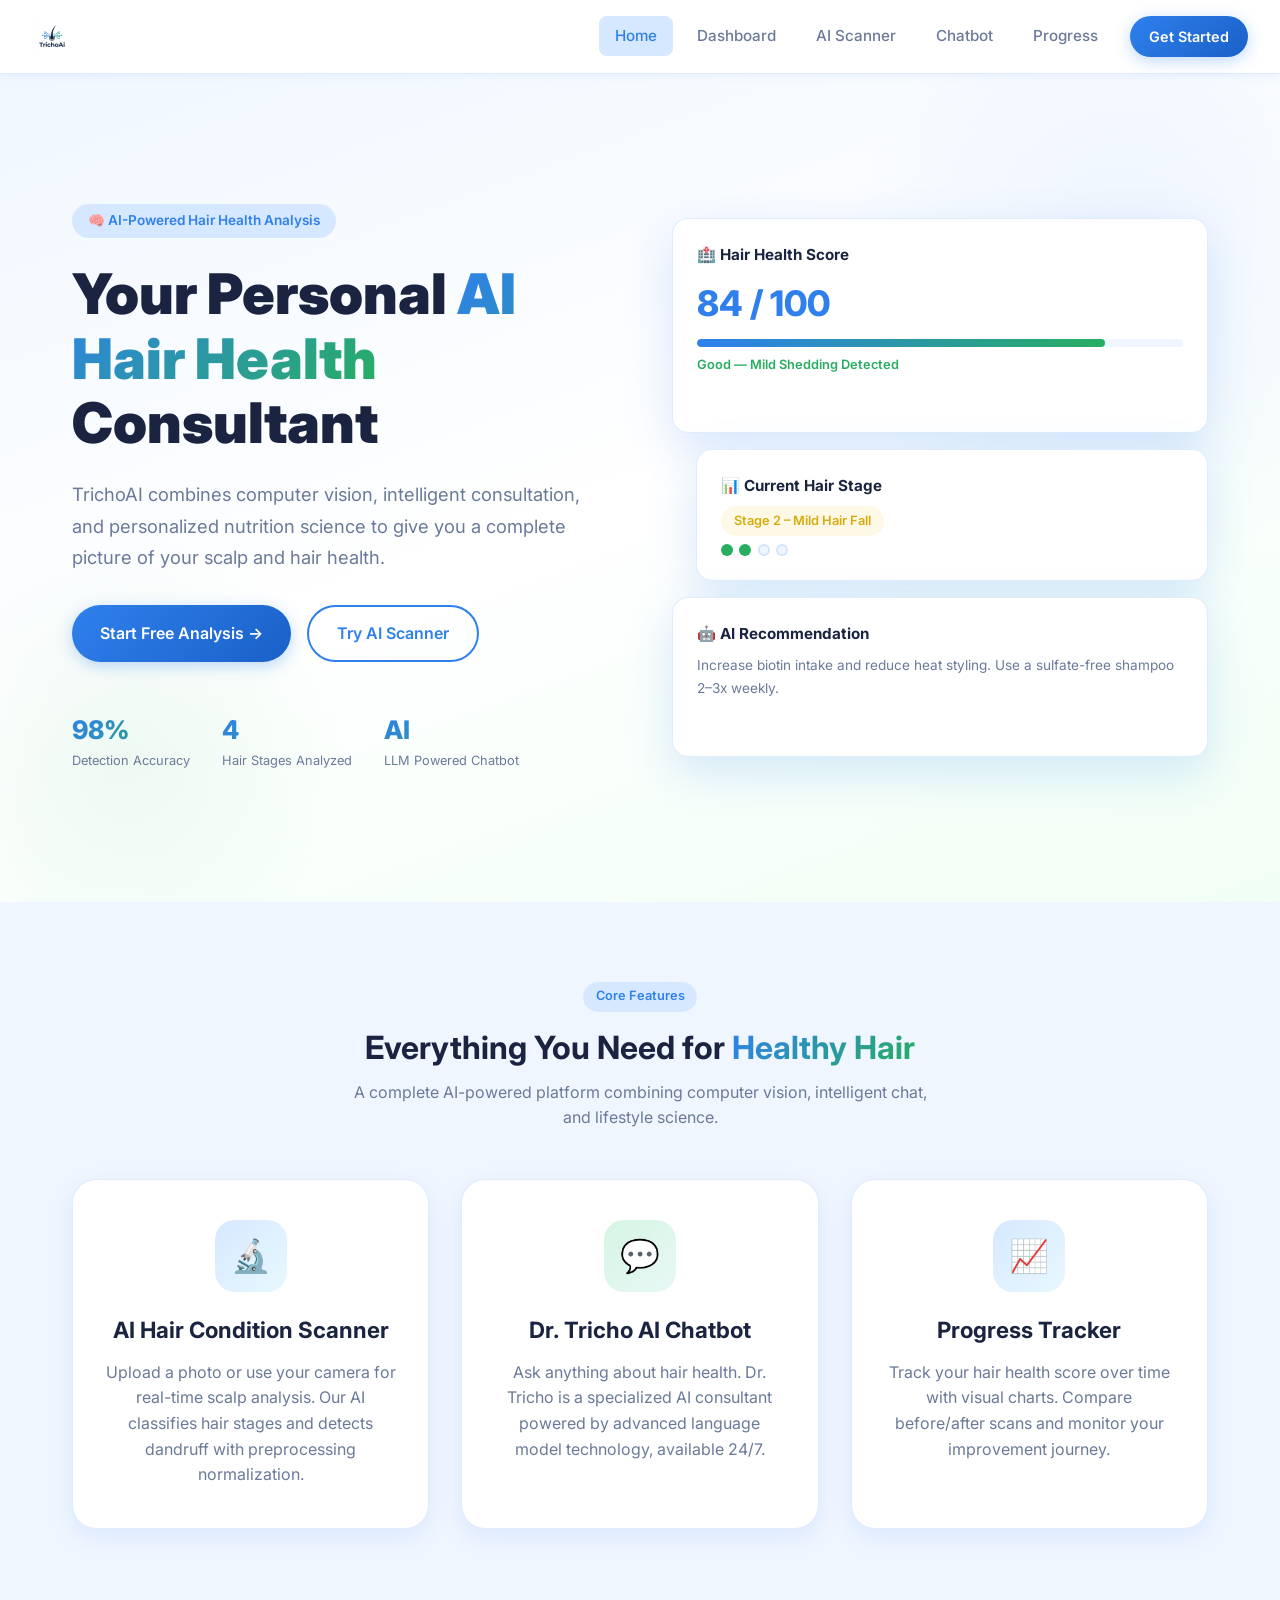
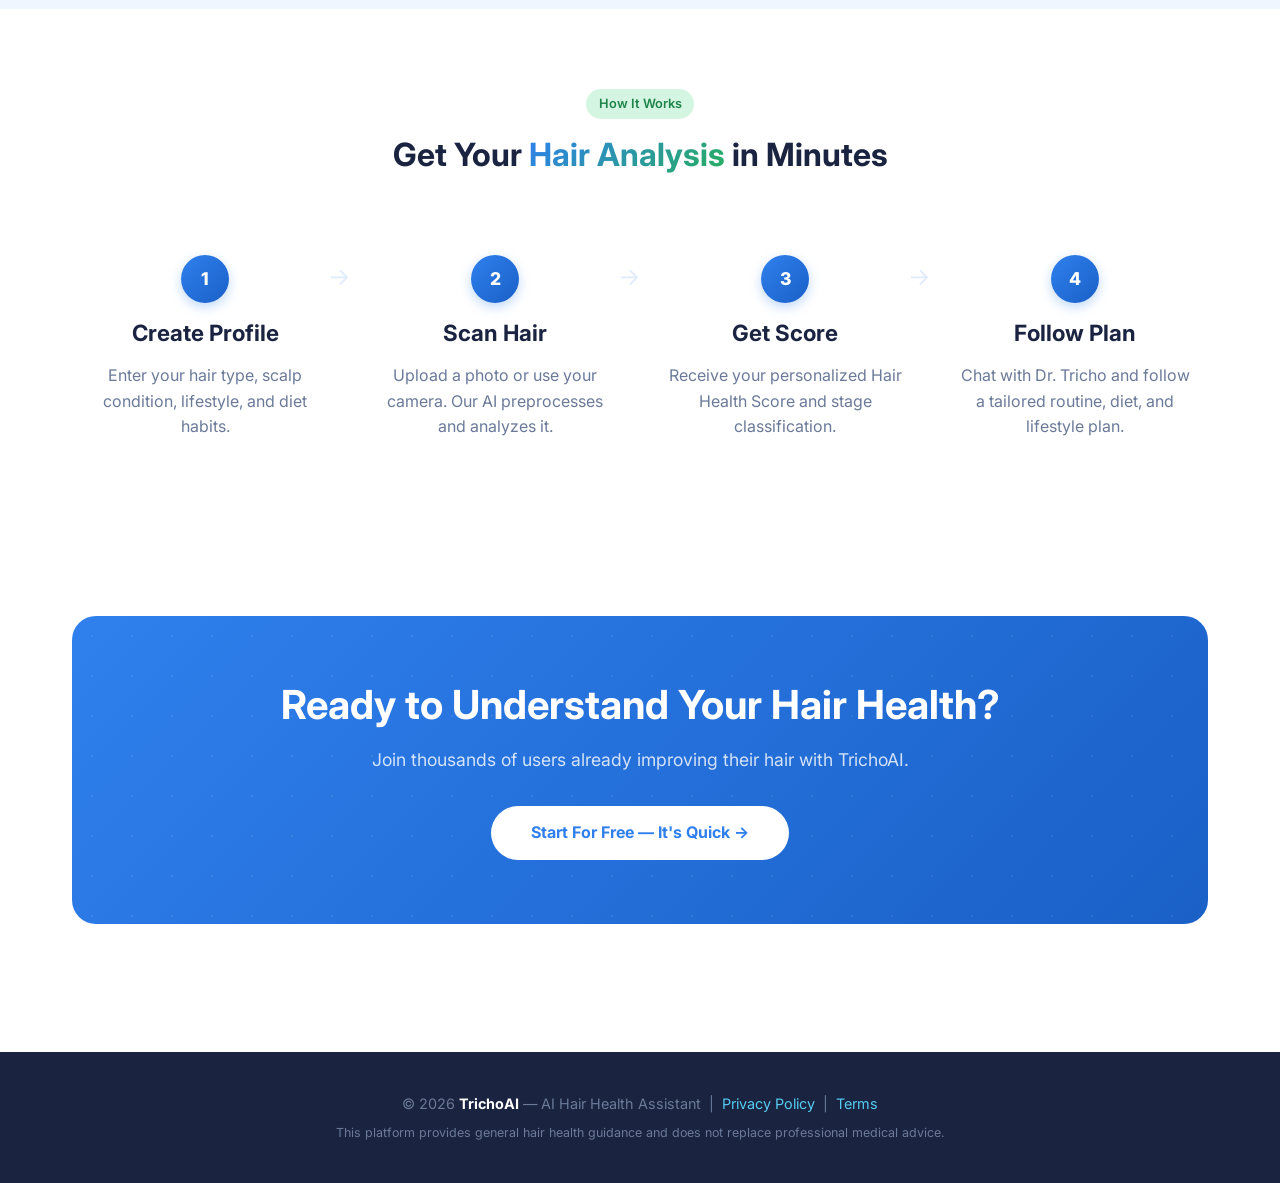
<file: frontend/index.html>
﻿<!DOCTYPE html>
<html lang="en">

<head>
    <meta charset="UTF-8">
    <meta name="viewport" content="width=device-width, initial-scale=1.0">
    <link rel="icon" type="image/png" href="assets/logo_icon.png"><title>TrichoAI – AI Hair Health Assistant</title>
    <link rel="stylesheet" href="styles.css">
    <link href="https://fonts.googleapis.com/css2?family=Inter:wght@300;400;500;600;700;800;900&display=swap"
        rel="stylesheet">
    <style>
        .hero {
            min-height: 92vh;
            background: linear-gradient(160deg, #F0F7FF 0%, #FFFFFF 50%, #F0FFF5 100%);
            display: flex;
            align-items: center;
            padding: 4rem 0;
            position: relative;
            overflow: hidden;
        }

        .hero::before {
            content: '';
            position: absolute;
            top: -100px;
            right: -150px;
            width: 600px;
            height: 600px;
            background: radial-gradient(circle, rgba(47, 128, 237, 0.08), transparent 70%);
            border-radius: 50%;
        }

        .hero::after {
            content: '';
            position: absolute;
            bottom: -80px;
            left: -100px;
            width: 450px;
            height: 450px;
            background: radial-gradient(circle, rgba(39, 174, 96, 0.07), transparent 70%);
            border-radius: 50%;
        }

        .hero-grid {
            display: grid;
            grid-template-columns: 1fr 1fr;
            gap: 4rem;
            align-items: center;
            position: relative;
            z-index: 1;
        }

        .hero-badge {
            display: inline-flex;
            align-items: center;
            gap: 0.5rem;
            padding: 0.4rem 1rem;
            background: var(--primary-light);
            color: var(--primary);
            border-radius: 50px;
            font-size: 0.85rem;
            font-weight: 600;
            margin-bottom: 1.5rem;
        }

        .hero h1 {
            font-size: 3.5rem;
            font-weight: 900;
            line-height: 1.15;
            margin-bottom: 1.5rem;
        }

        .hero p {
            font-size: 1.15rem;
            color: var(--text-muted);
            line-height: 1.7;
            margin-bottom: 2rem;
        }

        .hero-cta {
            display: flex;
            gap: 1rem;
            flex-wrap: wrap;
        }

        .stats-row {
            display: flex;
            gap: 2rem;
            margin-top: 3rem;
            flex-wrap: wrap;
        }

        .stat-item {
            text-align: left;
        }

        .stat-number {
            font-size: 1.6rem;
            font-weight: 800;
            color: var(--text);
        }

        .stat-label {
            font-size: 0.8rem;
            color: var(--text-muted);
        }

        .hero-visual {
            display: flex;
            flex-direction: column;
            gap: 1rem;
            position: relative;
        }

        .hero-card {
            background: white;
            border-radius: var(--radius);
            padding: 1.5rem;
            box-shadow: var(--shadow-lg);
            border: 1px solid var(--border);
            animation: slideUp 0.6s ease forwards;
        }

        .hero-card:nth-child(2) {
            animation-delay: 0.15s;
            margin-left: 1.5rem;
        }

        .hero-card:nth-child(3) {
            animation-delay: 0.3s;
        }

        .hero-card-title {
            font-weight: 700;
            font-size: 0.95rem;
            margin-bottom: 0.5rem;
        }

        .score-mini {
            font-size: 2.2rem;
            font-weight: 800;
            color: var(--primary);
        }

        .stage-dots {
            display: flex;
            gap: 0.4rem;
            margin-top: 0.5rem;
        }

        .dot {
            width: 12px;
            height: 12px;
            border-radius: 50%;
        }

        .dot-active {
            background: var(--green);
        }

        .dot-inactive {
            background: var(--bg-section);
            border: 2px solid var(--border);
        }

        .features-grid {
            display: grid;
            grid-template-columns: repeat(3, 1fr);
            gap: 2rem;
            margin-top: 3rem;
        }

        .feature-card {
            background: white;
            border: 1px solid var(--border);
            border-radius: var(--radius-xl);
            padding: 2.5rem 2rem;
            text-align: center;
            box-shadow: var(--shadow);
            transition: all 0.3s ease;
        }

        .feature-card:hover {
            transform: translateY(-6px);
            box-shadow: var(--shadow-lg);
            border-color: var(--primary);
        }

        .feature-icon {
            width: 72px;
            height: 72px;
            background: linear-gradient(135deg, var(--primary-light), var(--accent-light));
            border-radius: 20px;
            display: flex;
            align-items: center;
            justify-content: center;
            font-size: 2rem;
            margin: 0 auto 1.5rem;
        }

        .feature-icon.green {
            background: linear-gradient(135deg, var(--green-light), #E8F8F5);
        }

        .how-grid {
            display: grid;
            grid-template-columns: repeat(4, 1fr);
            gap: 1.5rem;
            margin-top: 3rem;
        }

        .how-step {
            text-align: center;
            padding: 2rem 1rem;
            position: relative;
        }

        .how-step::after {
            content: '→';
            position: absolute;
            right: -12px;
            top: 2.2rem;
            font-size: 1.5rem;
            color: var(--border);
        }

        .how-step:last-child::after {
            display: none;
        }

        .step-number {
            width: 48px;
            height: 48px;
            border-radius: 50%;
            background: linear-gradient(135deg, var(--primary), var(--primary-dark));
            color: white;
            font-weight: 800;
            font-size: 1.1rem;
            display: flex;
            align-items: center;
            justify-content: center;
            margin: 0 auto 1rem;
            box-shadow: 0 4px 12px rgba(47, 128, 237, 0.3);
        }

        .cta-banner {
            background: linear-gradient(135deg, var(--primary), var(--primary-dark));
            border-radius: var(--radius-xl);
            padding: 4rem 3rem;
            text-align: center;
            color: white;
            margin: 4rem 0;
            position: relative;
            overflow: hidden;
        }

        .cta-banner::before {
            content: '';
            position: absolute;
            top: 0;
            left: 0;
            right: 0;
            bottom: 0;
            background: url("data:image/svg+xml,%3Csvg width='40' height='40' xmlns='http://www.w3.org/2000/svg'%3E%3Ccircle cx='20' cy='20' r='1' fill='rgba(255,255,255,0.1)'/%3E%3C/svg%3E") repeat;
        }

        .cta-banner h2 {
            color: white;
            font-size: 2.5rem;
            margin-bottom: 1rem;
        }

        .cta-banner p {
            color: rgba(255, 255, 255, 0.8);
            font-size: 1.1rem;
            margin-bottom: 2rem;
        }

        .btn-white {
            background: white;
            color: var(--primary);
            font-weight: 700;
        }

        .btn-white:hover {
            background: var(--bg-light);
        }

        footer {
            background: var(--text);
            color: rgba(255, 255, 255, 0.6);
            padding: 2.5rem;
            text-align: center;
            font-size: 0.9rem;
        }

        footer a {
            color: var(--accent);
            text-decoration: none;
        }
    </style>
</head>

<body>

    <!-- NAVBAR -->
    <nav class="navbar">
        <a href="index.html" class="nav-logo"><img src="assets/logo_full.png" alt="TrichoAI" style="height:40px; width:auto; object-fit:contain;"></a>
        <div class="nav-links">
            <a href="index.html" class="nav-link active">Home</a>
            <a href="dashboard.html" class="nav-link">Dashboard</a>
            <a href="scanner.html" class="nav-link">AI Scanner</a>
            <a href="chatbot.html" class="nav-link">Chatbot</a>
            <a href="progress.html" class="nav-link">Progress</a>
            <a href="login.html" class="btn btn-primary btn-sm" style="margin-left:0.5rem;">Get Started</a>
        </div>
    </nav>

    <!-- HERO -->
    <section class="hero">
        <div class="container">
            <div class="hero-grid">
                <div class="hero-content slide-up">
                    <div class="hero-badge">🧠 AI-Powered Hair Health Analysis</div>
                    <h1 class="hero-title">Your Personal <span class="gradient-text">AI Hair Health</span> Consultant
                    </h1>
                    <p>TrichoAI combines computer vision, intelligent consultation, and personalized nutrition science
                        to give you a complete picture of your scalp and hair health.</p>
                    <div class="hero-cta">
                        <a href="register.html" class="btn btn-primary">Start Free Analysis →</a>
                        <a href="scanner.html" class="btn btn-outline">Try AI Scanner</a>
                    </div>
                    <div class="stats-row">
                        <div class="stat-item">
                            <div class="stat-number gradient-text">98%</div>
                            <div class="stat-label">Detection Accuracy</div>
                        </div>
                        <div class="stat-item">
                            <div class="stat-number gradient-text">4</div>
                            <div class="stat-label">Hair Stages Analyzed</div>
                        </div>
                        <div class="stat-item">
                            <div class="stat-number gradient-text">AI</div>
                            <div class="stat-label">LLM Powered Chatbot</div>
                        </div>
                    </div>
                </div>
                <div class="hero-visual">
                    <div class="hero-card fade-in">
                        <div class="hero-card-title">🏥 Hair Health Score</div>
                        <div class="score-mini">84 / 100</div>
                        <div class="progress-bar-track mt-2" style="margin-top:0.5rem;">
                            <div class="progress-fill" style="width:84%;"></div>
                        </div>
                        <p style="font-size:0.8rem; margin-top:0.4rem; color: var(--green);font-weight:600;">Good — Mild
                            Shedding Detected</p>
                    </div>
                    <div class="hero-card fade-in">
                        <div class="hero-card-title">📊 Current Hair Stage</div>
                        <div style="display:flex; gap:0.75rem; align-items:center; margin-top:0.5rem;">
                            <span class="badge badge-stage2">Stage 2 – Mild Hair Fall</span>
                        </div>
                        <div class="stage-dots mt-2">
                            <div class="dot dot-active"></div>
                            <div class="dot dot-active"></div>
                            <div class="dot dot-inactive"></div>
                            <div class="dot dot-inactive"></div>
                        </div>
                    </div>
                    <div class="hero-card fade-in">
                        <div class="hero-card-title">🤖 AI Recommendation</div>
                        <p style="font-size:0.85rem; margin-top:0.4rem;">Increase biotin intake and reduce heat styling.
                            Use a sulfate-free shampoo 2–3x weekly.</p>
                    </div>
                </div>
            </div>
        </div>
    </section>

    <!-- FEATURES -->
    <section class="section section-alt">
        <div class="container text-center">
            <span class="badge badge-blue mb-2">Core Features</span>
            <h2>Everything You Need for <span class="gradient-text">Healthy Hair</span></h2>
            <p class="mt-2" style="max-width:600px; margin:0.75rem auto 0;">A complete AI-powered platform combining
                computer vision, intelligent chat, and lifestyle science.</p>
            <div class="features-grid">
                <div class="feature-card">
                    <div class="feature-icon">🔬</div>
                    <h3>AI Hair Condition Scanner</h3>
                    <p class="mt-2">Upload a photo or use your camera for real-time scalp analysis. Our AI classifies
                        hair stages and detects dandruff with preprocessing normalization.</p>
                </div>
                <div class="feature-card">
                    <div class="feature-icon green">💬</div>
                    <h3>Dr. Tricho AI Chatbot</h3>
                    <p class="mt-2">Ask anything about hair health. Dr. Tricho is a specialized AI consultant powered by
                        advanced language model technology, available 24/7.</p>
                </div>
                <div class="feature-card">
                    <div class="feature-icon">📈</div>
                    <h3>Progress Tracker</h3>
                    <p class="mt-2">Track your hair health score over time with visual charts. Compare before/after
                        scans and monitor your improvement journey.</p>
                </div>
            </div>
        </div>
    </section>

    <!-- HOW IT WORKS -->
    <section class="section">
        <div class="container text-center">
            <span class="badge badge-green mb-2">How It Works</span>
            <h2>Get Your <span class="gradient-text">Hair Analysis</span> in Minutes</h2>
            <div class="how-grid">
                <div class="how-step">
                    <div class="step-number">1</div>
                    <h3>Create Profile</h3>
                    <p class="mt-2">Enter your hair type, scalp condition, lifestyle, and diet habits.</p>
                </div>
                <div class="how-step">
                    <div class="step-number">2</div>
                    <h3>Scan Hair</h3>
                    <p class="mt-2">Upload a photo or use your camera. Our AI preprocesses and analyzes it.</p>
                </div>
                <div class="how-step">
                    <div class="step-number">3</div>
                    <h3>Get Score</h3>
                    <p class="mt-2">Receive your personalized Hair Health Score and stage classification.</p>
                </div>
                <div class="how-step">
                    <div class="step-number">4</div>
                    <h3>Follow Plan</h3>
                    <p class="mt-2">Chat with Dr. Tricho and follow a tailored routine, diet, and lifestyle plan.</p>
                </div>
            </div>
        </div>
    </section>

    <!-- CTA BANNER -->
    <section class="section" style="padding-top:0; padding-bottom:4rem;">
        <div class="container">
            <div class="cta-banner">
                <div style="position:relative; z-index:1;">
                    <h2>Ready to Understand Your Hair Health?</h2>
                    <p>Join thousands of users already improving their hair with TrichoAI.</p>
                    <a href="register.html" class="btn btn-white btn-sm"
                        style="font-size:1rem; padding:0.9rem 2.5rem;">Start For Free — It's Quick →</a>
                </div>
            </div>
        </div>
    </section>

    <footer>
        <p>© 2026 <strong style="color:white;">TrichoAI</strong> — AI Hair Health Assistant &nbsp;|&nbsp; <a
                href="#">Privacy Policy</a> &nbsp;|&nbsp; <a href="#">Terms</a></p>
        <p class="mt-1" style="font-size:0.78rem;">This platform provides general hair health guidance and does not
            replace professional medical advice.</p>
    </footer>

</body>

</html>
</file>
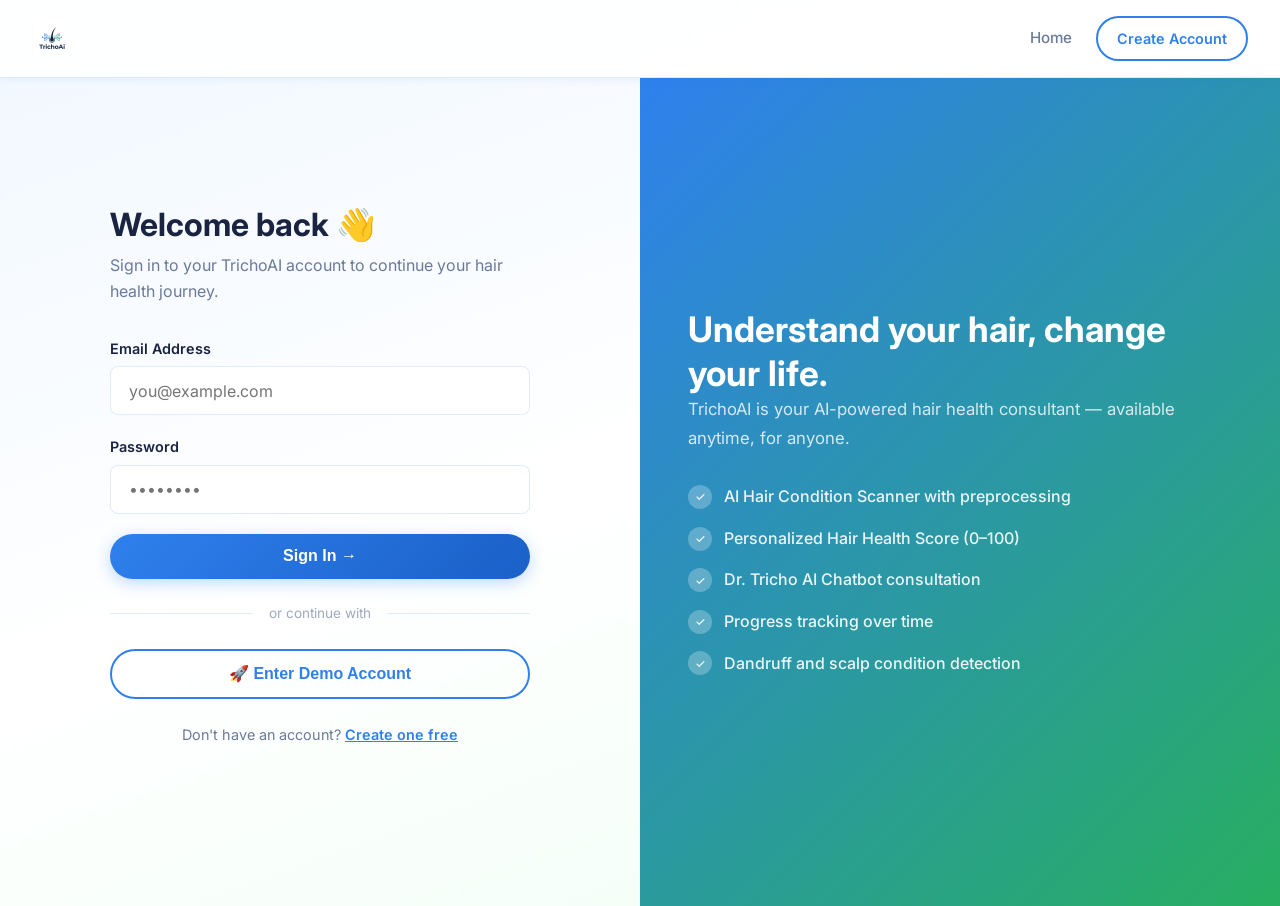
<file: frontend/login.html>
﻿<!DOCTYPE html>
<html lang="en">

<head>
    <meta charset="UTF-8">
    <meta name="viewport" content="width=device-width, initial-scale=1.0">
    <link rel="icon" type="image/png" href="assets/logo_icon.png"><title>Login – TrichoAI</title>
    <link rel="stylesheet" href="styles.css">
    <link href="https://fonts.googleapis.com/css2?family=Inter:wght@400;500;600;700;800&display=swap" rel="stylesheet">
    <style>
        body {
            background: linear-gradient(160deg, #F0F7FF 0%, #FFFFFF 50%, #F0FFF5 100%);
            min-height: 100vh;
            display: flex;
            flex-direction: column;
        }

        .auth-layout {
            flex: 1;
            display: grid;
            grid-template-columns: 1fr 1fr;
            min-height: calc(100vh - 72px);
        }

        .auth-panel {
            padding: 4rem 3rem;
            display: flex;
            align-items: center;
            justify-content: center;
        }

        .auth-card {
            width: 100%;
            max-width: 420px;
        }

        .auth-card h2 {
            font-size: 2rem;
            margin-bottom: 0.5rem;
        }

        .auth-card>p {
            margin-bottom: 2rem;
        }

        .auth-brand {
            background: linear-gradient(135deg, var(--primary), var(--green));
            padding: 4rem 3rem;
            color: white;
            display: flex;
            flex-direction: column;
            justify-content: center;
            gap: 2rem;
        }

        .auth-brand h2 {
            color: white;
            font-size: 2.2rem;
        }

        .auth-brand p {
            color: rgba(255, 255, 255, 0.8);
            font-size: 1.05rem;
            line-height: 1.7;
        }

        .feature-list {
            list-style: none;
            display: flex;
            flex-direction: column;
            gap: 1rem;
        }

        .feature-list li {
            display: flex;
            align-items: center;
            gap: 0.75rem;
            color: rgba(255, 255, 255, 0.9);
            font-weight: 500;
        }

        .feature-list li::before {
            content: '✓';
            background: rgba(255, 255, 255, 0.25);
            width: 24px;
            height: 24px;
            border-radius: 50%;
            display: flex;
            align-items: center;
            justify-content: center;
            font-size: 0.75rem;
            flex-shrink: 0;
        }

        .divider {
            display: flex;
            align-items: center;
            gap: 1rem;
            margin: 1.5rem 0;
            color: var(--text-light);
            font-size: 0.85rem;
        }

        .divider::before,
        .divider::after {
            content: '';
            flex: 1;
            height: 1px;
            background: var(--border);
        }
    </style>
</head>

<body>
    <nav class="navbar">
        <a href="index.html" class="nav-logo"><img src="assets/logo_full.png" alt="TrichoAI" style="height:40px; width:auto; object-fit:contain;"></a>
        <div class="nav-links">
            <a href="index.html" class="nav-link">Home</a>
            <a href="register.html" class="btn btn-outline btn-sm">Create Account</a>
        </div>
    </nav>

    <div class="auth-layout">
        <div class="auth-panel">
            <div class="auth-card slide-up">
                <h2>Welcome back 👋</h2>
                <p>Sign in to your TrichoAI account to continue your hair health journey.</p>

                <form id="login-form">
                    <div class="form-group">
                        <label class="form-label">Email Address</label>
                        <input type="email" id="login-email" class="form-input" placeholder="you@example.com" required>
                    </div>
                    <div class="form-group">
                        <label class="form-label">Password</label>
                        <input type="password" id="login-password" class="form-input" placeholder="••••••••" required>
                    </div>
                    <button type="submit" class="btn btn-primary w-full">Sign In →</button>
                </form>

                <div class="divider">or continue with</div>

                <button onclick="demoLogin()" class="btn btn-outline w-full">🚀 Enter Demo Account</button>

                <p class="mt-3 text-center" style="font-size:0.9rem;">Don't have an account? <a href="register.html"
                        style="color: var(--primary); font-weight:600;">Create one free</a></p>

                <div id="login-error" class="hidden" style="color: red; font-size: 0.85rem; margin-top: 1rem;"></div>
            </div>
        </div>
        <div class="auth-brand">
            <div>
                <h2>Understand your hair, change your life.</h2>
                <p>TrichoAI is your AI-powered hair health consultant — available anytime, for anyone.</p>
            </div>
            <ul class="feature-list">
                <li>AI Hair Condition Scanner with preprocessing</li>
                <li>Personalized Hair Health Score (0–100)</li>
                <li>Dr. Tricho AI Chatbot consultation</li>
                <li>Progress tracking over time</li>
                <li>Dandruff and scalp condition detection</li>
            </ul>
        </div>
    </div>

    <script>
        document.getElementById('login-form').addEventListener('submit', function (e) {
            e.preventDefault();
            const email = document.getElementById('login-email').value;
            const password = document.getElementById('login-password').value;
            const users = JSON.parse(localStorage.getItem('tricho_users') || '[]');
            const user = users.find(u => u.email === email && u.password === password);
            if (user) {
                localStorage.setItem('tricho_session', JSON.stringify(user));
                window.location.href = 'dashboard.html';
            } else {
                const err = document.getElementById('login-error');
                err.textContent = 'Invalid email or password. Please try again or create an account.';
                err.classList.remove('hidden');
            }
        });

        function demoLogin() {
            const demo = { name: 'Demo User', email: 'demo@trichiai.com', age: 28, gender: 'Male', hairType: 'Oily', scalpType: 'Sensitive', stress: 'Medium', diet: 'Balanced', healthScore: 72, stage: 2 };
            localStorage.setItem('tricho_session', JSON.stringify(demo));
            window.location.href = 'dashboard.html';
        }
    </script>
</body>

</html>
</file>
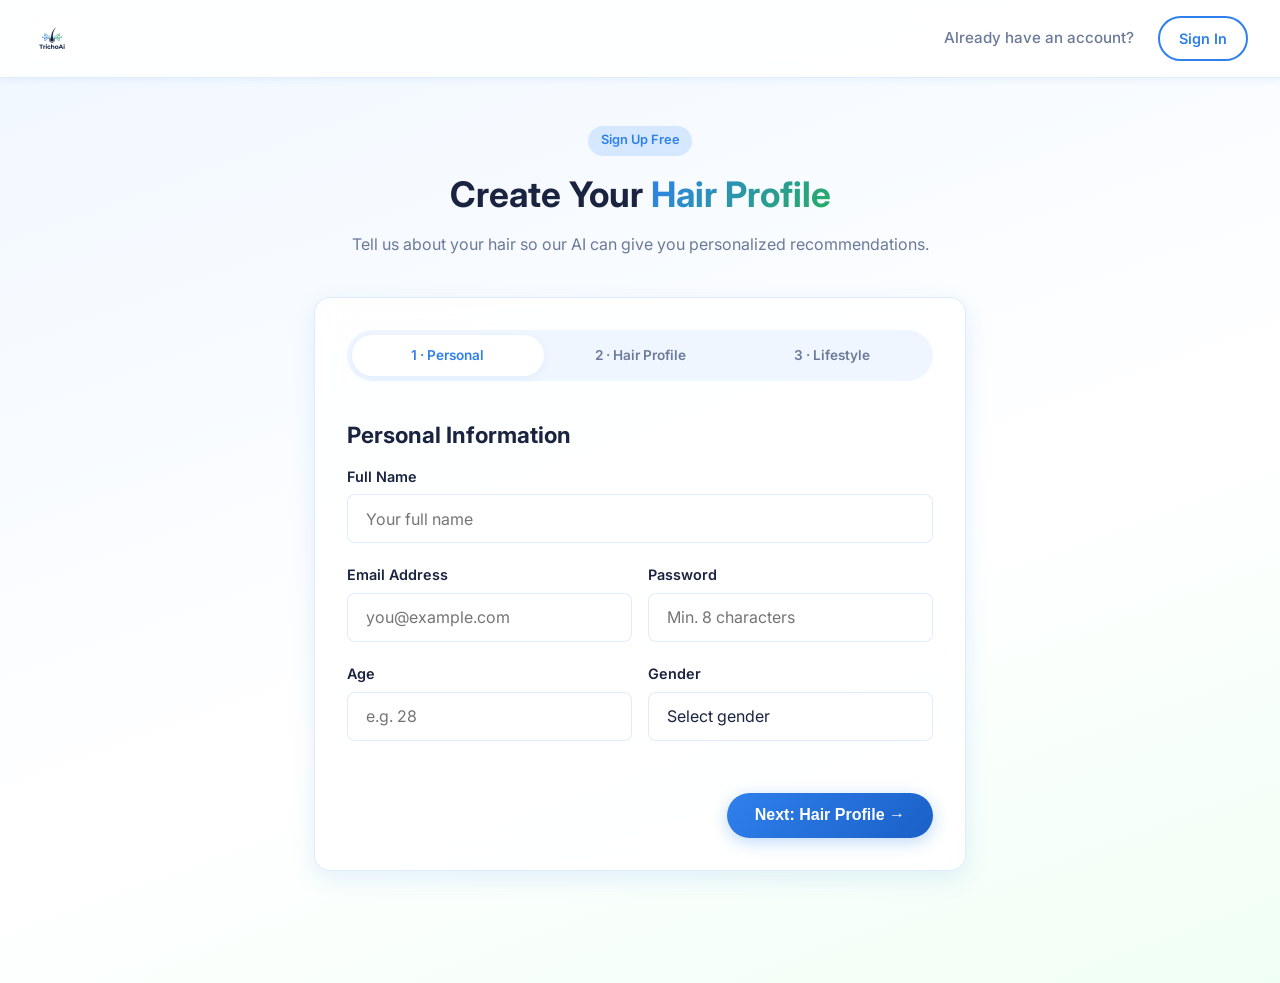
<file: frontend/register.html>
﻿<!DOCTYPE html>
<html lang="en">

<head>
    <meta charset="UTF-8">
    <meta name="viewport" content="width=device-width, initial-scale=1.0">
    <link rel="icon" type="image/png" href="assets/logo_icon.png"><title>Create Account – TrichoAI</title>
    <link rel="stylesheet" href="styles.css">
    <link href="https://fonts.googleapis.com/css2?family=Inter:wght@400;500;600;700;800&display=swap" rel="stylesheet">
    <style>
        body {
            background: linear-gradient(160deg, #F0F7FF 0%, #FFFFFF 60%, #F0FFF5 100%);
            min-height: 100vh;
        }

        .reg-outer {
            max-width: 700px;
            margin: 3rem auto;
            padding: 0 1.5rem 4rem;
        }

        .reg-header {
            text-align: center;
            margin-bottom: 2.5rem;
        }

        .reg-header h2 {
            font-size: 2.2rem;
        }

        .reg-steps {
            display: flex;
            gap: 0;
            margin-bottom: 2.5rem;
            background: var(--bg-section);
            border-radius: 50px;
            padding: 0.3rem;
        }

        .step-pill {
            flex: 1;
            text-align: center;
            padding: 0.6rem 1rem;
            border-radius: 50px;
            font-size: 0.85rem;
            font-weight: 600;
            color: var(--text-muted);
            cursor: pointer;
            transition: all 0.2s;
        }

        .step-pill.active {
            background: white;
            color: var(--primary);
            box-shadow: var(--shadow-sm);
        }

        .step-pill.done {
            color: var(--green);
        }

        .reg-step-panel {
            display: none;
            animation: fadeIn 0.3s ease;
        }

        .reg-step-panel.active {
            display: block;
        }

        .form-grid-2 {
            display: grid;
            grid-template-columns: 1fr 1fr;
            gap: 1rem;
        }

        .range-wrapper {
            display: flex;
            align-items: center;
            gap: 1rem;
        }

        .range-wrapper input {
            flex: 1;
        }

        .range-val {
            font-weight: 700;
            color: var(--primary);
            min-width: 30px;
        }

        .btn-row {
            display: flex;
            justify-content: space-between;
            align-items: center;
            margin-top: 2rem;
        }
    </style>
</head>

<body>
    <nav class="navbar">
        <a href="index.html" class="nav-logo"><img src="assets/logo_full.png" alt="TrichoAI" style="height:40px; width:auto; object-fit:contain;"></a>
        <div class="nav-links">
            <a href="login.html" class="nav-link">Already have an account?</a>
            <a href="login.html" class="btn btn-outline btn-sm">Sign In</a>
        </div>
    </nav>

    <div class="reg-outer">
        <div class="reg-header slide-up">
            <span class="badge badge-blue mb-2">Sign Up Free</span>
            <h2>Create Your <span class="gradient-text">Hair Profile</span></h2>
            <p class="mt-2">Tell us about your hair so our AI can give you personalized recommendations.</p>
        </div>

        <div class="card">
            <div class="reg-steps">
                <div class="step-pill active" id="pill-1">1 · Personal</div>
                <div class="step-pill" id="pill-2">2 · Hair Profile</div>
                <div class="step-pill" id="pill-3">3 · Lifestyle</div>
            </div>

            <!-- STEP 1: Personal Info -->
            <div class="reg-step-panel active" id="step-1">
                <h3 class="mb-2">Personal Information</h3>
                <div class="form-group">
                    <label class="form-label">Full Name</label>
                    <input type="text" id="reg-name" class="form-input" placeholder="Your full name">
                </div>
                <div class="form-grid-2">
                    <div class="form-group">
                        <label class="form-label">Email Address</label>
                        <input type="email" id="reg-email" class="form-input" placeholder="you@example.com">
                    </div>
                    <div class="form-group">
                        <label class="form-label">Password</label>
                        <input type="password" id="reg-password" class="form-input" placeholder="Min. 8 characters">
                    </div>
                </div>
                <div class="form-grid-2">
                    <div class="form-group">
                        <label class="form-label">Age</label>
                        <input type="number" id="reg-age" class="form-input" placeholder="e.g. 28" min="10" max="100">
                    </div>
                    <div class="form-group">
                        <label class="form-label">Gender</label>
                        <select id="reg-gender" class="form-input form-select">
                            <option value="">Select gender</option>
                            <option>Male</option>
                            <option>Female</option>
                            <option>Prefer not to say</option>
                        </select>
                    </div>
                </div>
                <div class="btn-row">
                    <span></span>
                    <button onclick="nextStep(2)" class="btn btn-primary">Next: Hair Profile →</button>
                </div>
            </div>

            <!-- STEP 2: Hair Profile -->
            <div class="reg-step-panel" id="step-2">
                <h3 class="mb-2">Your Hair Profile</h3>
                <div class="form-grid-2">
                    <div class="form-group">
                        <label class="form-label">Hair Type</label>
                        <select id="reg-hairtype" class="form-input form-select">
                            <option value="">Select hair type</option>
                            <option>Straight</option>
                            <option>Wavy</option>
                            <option>Curly</option>
                            <option>Coily</option>
                        </select>
                    </div>
                    <div class="form-group">
                        <label class="form-label">Hair Thickness</label>
                        <select id="reg-thickness" class="form-input form-select">
                            <option value="">Select thickness</option>
                            <option>Fine</option>
                            <option>Medium</option>
                            <option>Thick</option>
                        </select>
                    </div>
                </div>
                <div class="form-grid-2">
                    <div class="form-group">
                        <label class="form-label">Scalp Type</label>
                        <select id="reg-scalp" class="form-input form-select">
                            <option value="">Select scalp type</option>
                            <option>Dry</option>
                            <option>Oily</option>
                            <option>Normal</option>
                            <option>Sensitive</option>
                            <option>Combination</option>
                        </select>
                    </div>
                    <div class="form-group">
                        <label class="form-label">Current Hair Concern</label>
                        <select id="reg-concern" class="form-input form-select">
                            <option value="">Select concern</option>
                            <option>Hair Fall</option>
                            <option>Dandruff</option>
                            <option>Hair Thinning</option>
                            <option>Slow Growth</option>
                            <option>Breakage</option>
                            <option>None</option>
                        </select>
                    </div>
                </div>
                <div class="btn-row">
                    <button onclick="nextStep(1)" class="btn btn-outline">← Back</button>
                    <button onclick="nextStep(3)" class="btn btn-primary">Next: Lifestyle →</button>
                </div>
            </div>

            <!-- STEP 3: Lifestyle -->
            <div class="reg-step-panel" id="step-3">
                <h3 class="mb-2">Lifestyle & Habits</h3>
                <div class="form-grid-2">
                    <div class="form-group">
                        <label class="form-label">Diet Quality</label>
                        <select id="reg-diet" class="form-input form-select">
                            <option value="">Select diet</option>
                            <option>Excellent</option>
                            <option>Good</option>
                            <option>Average</option>
                            <option>Poor</option>
                        </select>
                    </div>
                    <div class="form-group">
                        <label class="form-label">Sleep Quality</label>
                        <select id="reg-sleep" class="form-input form-select">
                            <option value="">Select sleep quality</option>
                            <option>7–9 hrs (Good)</option>
                            <option>5–7 hrs (Average)</option>
                            <option>&lt;5 hrs (Poor)</option>
                        </select>
                    </div>
                </div>
                <div class="form-group">
                    <label class="form-label">Stress Level (1 = Low, 10 = Very High)</label>
                    <div class="range-wrapper">
                        <input type="range" id="reg-stress" min="1" max="10" value="5"
                            oninput="document.getElementById('stress-val').textContent=this.value">
                        <span class="range-val" id="stress-val">5</span>
                    </div>
                </div>
                <div class="form-group">
                    <label class="form-label">Exercise Frequency</label>
                    <select id="reg-exercise" class="form-input form-select">
                        <option value="">Select frequency</option>
                        <option>Daily</option>
                        <option>3–5x / week</option>
                        <option>1–2x / week</option>
                        <option>Rarely</option>
                    </select>
                </div>
                <div class="form-group">
                    <label class="form-label">Water Intake per Day</label>
                    <select id="reg-water" class="form-input form-select">
                        <option value="">Select water intake</option>
                        <option>2+ Litres (Excellent)</option>
                        <option>1–2 Litres (Good)</option>
                        <option>Less than 1 Litre (Poor)</option>
                    </select>
                </div>
                <div class="btn-row">
                    <button onclick="nextStep(2)" class="btn btn-outline">← Back</button>
                    <button onclick="completeRegistration()" class="btn btn-green">Complete & Start Analysis ✓</button>
                </div>
            </div>
        </div>
    </div>

    <script>
        let currentStep = 1;
        function nextStep(n) {
            document.getElementById(`step-${currentStep}`).classList.remove('active');
            document.getElementById(`pill-${currentStep}`).classList.remove('active');
            document.getElementById(`pill-${currentStep}`).classList.add('done');
            currentStep = n;
            document.getElementById(`step-${currentStep}`).classList.add('active');
            document.getElementById(`pill-${currentStep}`).classList.add('active');
            document.getElementById(`pill-${currentStep}`).classList.remove('done');
            window.scrollTo({ top: 0, behavior: 'smooth' });
        }

        function completeRegistration() {
            const profile = {
                name: document.getElementById('reg-name').value || 'User',
                email: document.getElementById('reg-email').value || 'user@tricho.ai',
                password: document.getElementById('reg-password').value || 'demo123',
                age: document.getElementById('reg-age').value || 25,
                gender: document.getElementById('reg-gender').value || 'Not specified',
                hairType: document.getElementById('reg-hairtype').value || 'Normal',
                thickness: document.getElementById('reg-thickness').value || 'Medium',
                scalpType: document.getElementById('reg-scalp').value || 'Normal',
                concern: document.getElementById('reg-concern').value || 'None',
                diet: document.getElementById('reg-diet').value || 'Good',
                sleep: document.getElementById('reg-sleep').value || '7–9 hrs (Good)',
                stress: document.getElementById('reg-stress').value || 5,
                exercise: document.getElementById('reg-exercise').value || '3–5x / week',
                water: document.getElementById('reg-water').value || '1–2 Litres (Good)',
                healthScore: 75,
                stage: 2,
                scans: [],
                joinDate: new Date().toISOString()
            };

            const users = JSON.parse(localStorage.getItem('tricho_users') || '[]');
            users.push(profile);
            localStorage.setItem('tricho_users', JSON.stringify(users));
            localStorage.setItem('tricho_session', JSON.stringify(profile));
            window.location.href = 'dashboard.html';
        }
    </script>
</body>

</html>
</file>
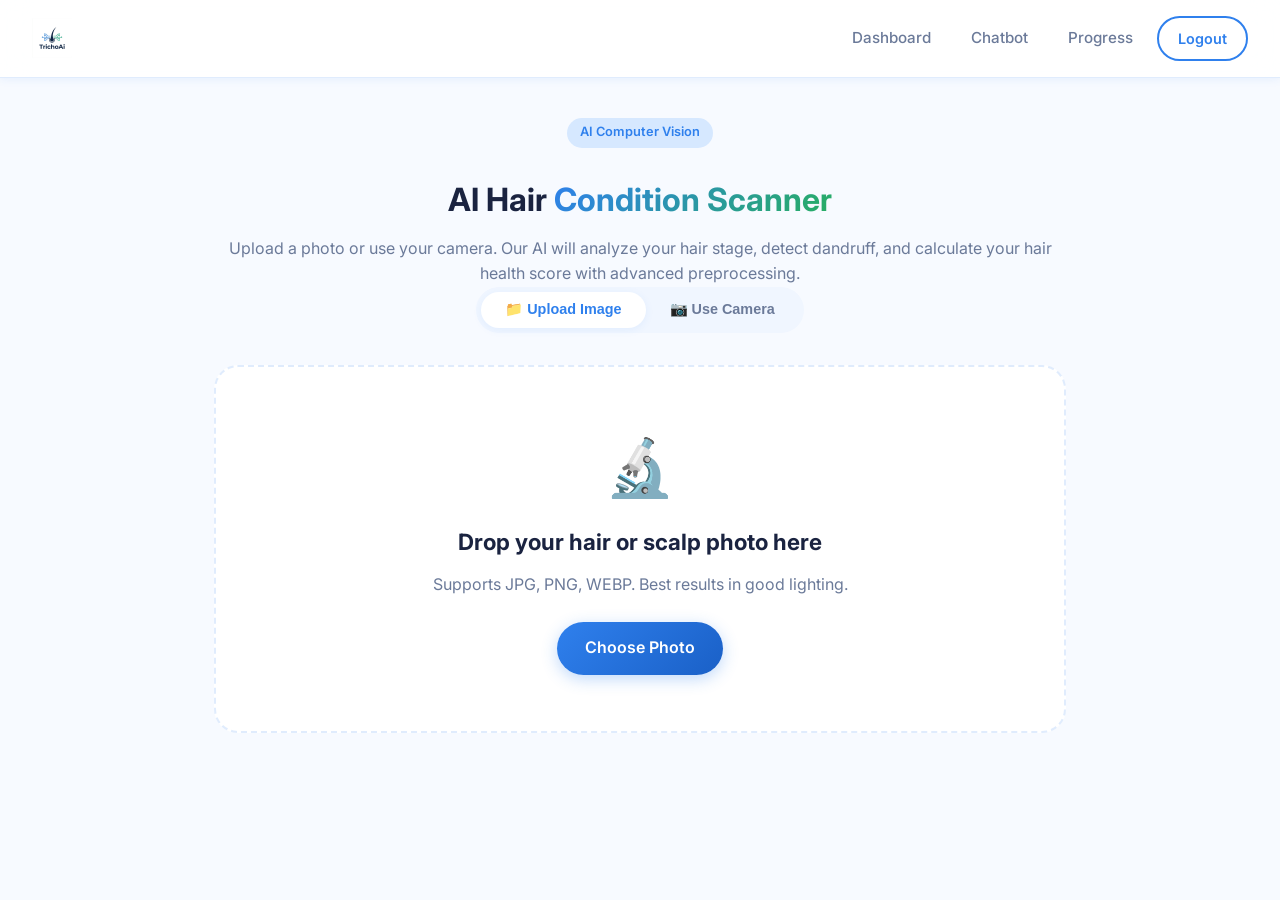
<file: frontend/scanner.html>
﻿<!DOCTYPE html>
<html lang="en">

<head>
    <meta charset="UTF-8">
    <meta name="viewport" content="width=device-width, initial-scale=1.0">
    <link rel="icon" type="image/png" href="assets/logo_icon.png"><title>AI Hair Scanner – TrichoAI</title>
    <link rel="stylesheet" href="styles.css">
    <link href="https://fonts.googleapis.com/css2?family=Inter:wght@400;500;600;700;800&display=swap" rel="stylesheet">
    <style>
        body {
            background: var(--bg-light);
        }

        .page-wrap {
            max-width: 900px;
            margin: 0 auto;
            padding: 2.5rem 1.5rem 4rem;
        }

        .upload-zone {
            display: flex;
            flex-direction: column;
            align-items: center;
            justify-content: center;
            width: 100%;
            box-sizing: border-box;
            border: 2.5px dashed var(--border);
            border-radius: var(--radius-xl);
            padding: 3.5rem 2rem;
            text-align: center;
            background: white;
            cursor: pointer;
            transition: all 0.3s ease;
        }

        .upload-zone:hover,
        .upload-zone.dragover {
            border-color: var(--primary);
            background: var(--primary-light);
        }

        .upload-icon {
            font-size: 3.5rem;
            margin-bottom: 1rem;
        }

        .scan-tabs {
            display: flex;
            gap: 0;
            background: var(--bg-section);
            border-radius: 50px;
            padding: 0.3rem;
            width: fit-content;
            margin: 0 auto 2rem;
        }

        .tab-btn {
            padding: 0.6rem 1.5rem;
            border-radius: 50px;
            border: none;
            background: transparent;
            font-weight: 600;
            font-size: 0.9rem;
            cursor: pointer;
            color: var(--text-muted);
            transition: all 0.2s;
        }

        .tab-btn.active {
            background: white;
            color: var(--primary);
            box-shadow: var(--shadow-sm);
        }

        .preview-container {
            position: relative;
            border-radius: var(--radius);
            overflow: hidden;
            background: #111;
            aspect-ratio: 4/3;
            display: flex;
            align-items: center;
            justify-content: center;
        }

        .preview-container img,
        .preview-container video {
            width: 100%;
            height: 100%;
            object-fit: cover;
        }

        .scanner-overlay {
            position: absolute;
            top: 0;
            left: 0;
            right: 0;
            bottom: 0;
            display: flex;
            align-items: center;
            justify-content: center;
            pointer-events: none;
        }

        .scan-ring {
            width: 200px;
            height: 200px;
            border: 3px solid rgba(47, 128, 237, 0.7);
            border-radius: 50%;
            position: relative;
            animation: pulse 2s ease-in-out infinite;
        }

        .scan-line {
            position: absolute;
            top: 0;
            left: 0;
            right: 0;
            height: 2px;
            background: linear-gradient(90deg, transparent, var(--accent), transparent);
            animation: scanLine 2s linear infinite;
        }

        @keyframes scanLine {
            0% {
                top: 0;
            }

            100% {
                top: 100%;
            }
        }

        .results-grid {
            display: grid;
            grid-template-columns: 1fr 1fr;
            gap: 1.5rem;
            margin-top: 1.5rem;
        }

        .result-card {
            background: white;
            border: 1px solid var(--border);
            border-radius: var(--radius);
            padding: 1.5rem;
            box-shadow: var(--shadow-sm);
        }

        .result-label {
            font-size: 0.8rem;
            color: var(--text-muted);
            font-weight: 600;
            text-transform: uppercase;
            letter-spacing: 0.05em;
            margin-bottom: 0.5rem;
        }

        .result-value {
            font-size: 1.6rem;
            font-weight: 800;
            color: var(--text);
        }

        .confidence-bar {
            height: 6px;
            background: var(--bg-section);
            border-radius: 50px;
            margin-top: 0.5rem;
            overflow: hidden;
        }

        .confidence-fill {
            height: 100%;
            border-radius: 50px;
            background: linear-gradient(90deg, var(--primary), var(--green));
            transition: width 1.5s ease;
        }

        .preprocess-steps {
            display: flex;
            flex-direction: column;
            gap: 0.5rem;
            padding: 1rem;
            background: var(--bg-section);
            border-radius: var(--radius-sm);
            margin-top: 1rem;
            font-size: 0.82rem;
        }

        .pp-step {
            display: flex;
            align-items: center;
            gap: 0.5rem;
            color: var(--text-muted);
        }

        .pp-step.done {
            color: var(--green);
        }

        .pp-step.active {
            color: var(--primary);
        }
    </style>
</head>

<body>
    <nav class="navbar">
        <a href="index.html" class="nav-logo"><img src="assets/logo_full.png" alt="TrichoAI" style="height:40px; width:auto; object-fit:contain;"></a>
        <div class="nav-links">
            <a href="dashboard.html" class="nav-link">Dashboard</a>
            <a href="chatbot.html" class="nav-link">Chatbot</a>
            <a href="progress.html" class="nav-link">Progress</a>
            <a href="login.html" class="btn btn-outline btn-sm"
                onclick="localStorage.removeItem('tricho_session')">Logout</a>
        </div>
    </nav>

    <div class="page-wrap">
        <div class="text-center mb-4">
            <span class="badge badge-blue mb-2">AI Computer Vision</span>
            <h2 class="mt-2">AI Hair <span class="gradient-text">Condition Scanner</span></h2>
            <p class="mt-2">Upload a photo or use your camera. Our AI will analyze your hair stage, detect dandruff, and
                calculate your hair health score with advanced preprocessing.</p>
        </div>

        <div class="scan-tabs">
            <button class="tab-btn active" onclick="switchTab('upload', this)">📁 Upload Image</button>
            <button class="tab-btn" onclick="switchTab('camera', this)">📷 Use Camera</button>
        </div>

        <!-- UPLOAD TAB -->
        <div id="tab-upload">
            <label class="upload-zone" for="img-input" id="upload-zone">
                <div class="upload-icon">🔬</div>
                <h3>Drop your hair or scalp photo here</h3>
                <p class="mt-2">Supports JPG, PNG, WEBP. Best results in good lighting.</p>
                <div class="btn btn-primary" style="margin-top:1.5rem;">Choose Photo</div>
                <input type="file" id="img-input" accept="image/*" style="display:none;"
                    onchange="handleFileUpload(this)">
            </label>
        </div>

        <!-- CAMERA TAB -->
        <div id="tab-camera" class="hidden">

            <!-- Camera ready state (before starting) -->
            <div id="cam-ready-state"
                style="background:white; border:2px dashed var(--border); border-radius:var(--radius-xl); padding:3rem 2rem; text-align:center;">
                <div style="font-size:3rem; margin-bottom:1rem;">📷</div>
                <h3>Position Your Scalp or Hair</h3>
                <p class="mt-2">For best results, use good lighting and hold the camera 15–20 cm from your scalp.</p>
                <ul
                    style="text-align:left; max-width:320px; margin:1rem auto; color:var(--text-muted); font-size:0.88rem; line-height:1.8;">
                    <li>💡 Use bright, natural light</li>
                    <li>📍 Hold steady, focus on the area of concern</li>
                    <li>🔍 Crown, temples, or part line for best analysis</li>
                </ul>
                <button class="btn btn-primary" onclick="openCamera()" id="btn-open-cam" style="margin-top:0.5rem;">📷
                    Start Camera</button>
                <div id="cam-error-msg" style="color:#E74C3C; font-size:0.85rem; margin-top:1rem; display:none;"></div>
            </div>

            <!-- Live camera view (shown after camera starts) -->
            <div id="cam-live-state" style="display:none;">
                <div class="preview-container"
                    style="position:relative; border-radius:var(--radius); overflow:hidden; background:#0a0a0a; aspect-ratio:4/3;">
                    <video id="webcam" autoplay playsinline muted
                        style="width:100%; height:100%; object-fit:cover; display:block;"></video>
                    <!-- Scanning overlay -->
                    <div
                        style="position:absolute; inset:0; display:flex; align-items:center; justify-content:center; pointer-events:none;">
                        <div id="scan-ring"
                            style="width:200px; height:200px; border:3px solid rgba(47,128,237,0.8); border-radius:50%; position:relative; animation:pulse 2s ease-in-out infinite;">
                            <div
                                style="position:absolute; top:0; left:0; right:0; height:2px; background:linear-gradient(90deg,transparent,#56CCF2,transparent); animation:scanLine 2s linear infinite;">
                            </div>
                        </div>
                    </div>
                    <!-- Camera label -->
                    <div style="position:absolute; top:12px; left:12px; background:rgba(0,0,0,0.55); color:white; font-size:0.75rem; padding:0.3rem 0.75rem; border-radius:50px; backdrop-filter:blur(4px);"
                        id="cam-label">🔴 LIVE</div>
                    <!-- Countdown overlay -->
                    <div id="cam-countdown"
                        style="display:none; position:absolute; inset:0; background:rgba(0,0,0,0.55); align-items:center; justify-content:center; flex-direction:column; color:white;">
                        <div id="countdown-num" style="font-size:5rem; font-weight:900; line-height:1;">3</div>
                        <div style="font-size:1rem; margin-top:0.5rem;">Hold still — capturing…</div>
                    </div>
                </div>
                <div style="display:flex; gap:1rem; justify-content:center; margin-top:1.25rem; flex-wrap:wrap;">
                    <button class="btn btn-outline btn-sm" onclick="stopCamera()">✕ Stop Camera</button>
                    <button class="btn btn-green" onclick="startCountdown()" id="btn-capture">⚡ Capture &
                        Analyze</button>
                    <button class="btn btn-outline btn-sm" onclick="switchCameraFacing()" id="btn-flip"
                        style="display:none;">🔄 Flip Camera</button>
                </div>
                <p style="text-align:center; font-size:0.8rem; color:var(--text-muted); margin-top:0.75rem;">Point your
                    camera at the area of concern (crown, temples, part line) and click Capture.</p>
            </div>
        </div>
        <canvas id="process-canvas" style="display:none;"></canvas>

        <!-- PREPROCESSING LOG -->
        <div class="preprocess-steps hidden" id="pp-log">
            <div class="pp-step" id="pp-1">⏳ Resizing image to 224×224...</div>
            <div class="pp-step" id="pp-2">⏳ Converting to RGB color space...</div>
            <div class="pp-step" id="pp-3">⏳ Normalizing brightness and contrast...</div>
            <div class="pp-step" id="pp-4">⏳ Reducing image noise...</div>
            <div class="pp-step" id="pp-5">⏳ Detecting hair and scalp region...</div>
            <div class="pp-step" id="pp-6">⏳ Extracting hair density features...</div>
            <div class="pp-step" id="pp-7">⏳ Applying confidence smoothing...</div>
        </div>

        <!-- RESULTS -->
        <div class="hidden" id="results-section">
            <h3 class="mt-4 mb-3">📊 Analysis Results</h3>
            <div class="results-grid">
                <div class="result-card">
                    <div class="result-label">Hair Health Score</div>
                    <div class="result-value gradient-text" id="res-score">–</div>
                    <div class="confidence-bar">
                        <div class="confidence-fill" id="res-score-bar" style="width:0%"></div>
                    </div>
                    <p class="mt-2" style="font-size:0.82rem;" id="res-score-desc">–</p>
                </div>
                <div class="result-card">
                    <div class="result-label">Hair Stage Detected</div>
                    <div class="result-value" id="res-stage">–</div>
                    <div class="mt-1" id="res-stage-badge">–</div>
                    <p class="mt-1" style="font-size:0.82rem;" id="res-stage-desc">–</p>
                </div>
                <div class="result-card">
                    <div class="result-label">Dandruff Detected</div>
                    <div class="result-value" id="res-dandruff">–</div>
                    <p class="mt-1" style="font-size:0.82rem;" id="res-dandruff-desc">–</p>
                </div>
                <div class="result-card">
                    <div class="result-label">Analysis Confidence</div>
                    <div class="result-value" id="res-confidence">–</div>
                    <div class="confidence-bar">
                        <div class="confidence-fill" id="res-conf-bar" style="width:0%"></div>
                    </div>
                </div>
            </div>

            <div class="card mt-3">
                <h3 style="margin-bottom:1rem;">💡 Recommendations</h3>
                <div id="res-recommendations" style="display:flex; flex-direction:column; gap:0.5rem;"></div>
            </div>

            <div class="disclaimer mt-3">
                <strong>Disclaimer:</strong> This AI assistant provides general hair health guidance and does not
                replace professional medical advice. Please consult a dermatologist for severe or persistent hair
                conditions.
            </div>
        </div>
    </div>

    <script>
        let currentTab = 'upload';
        let videoStream = null;
        let facingMode = 'environment'; // start with back camera, fallback to user
        let isMobile = /Android|iPhone|iPad/i.test(navigator.userAgent);

        function switchTab(tab, btn) {
            document.querySelectorAll('.tab-btn').forEach(b => b.classList.remove('active'));
            btn.classList.add('active');
            document.getElementById('tab-upload').classList.add('hidden');
            document.getElementById('tab-camera').classList.add('hidden');
            document.getElementById('tab-' + tab).classList.remove('hidden');
            currentTab = tab;
            if (tab !== 'camera' && videoStream) stopCamera();
        }

        function handleFileUpload(input) {
            const file = input.files[0];
            if (!file) return;
            const reader = new FileReader();
            reader.onload = (e) => { runAnalysis(e.target.result); };
            reader.readAsDataURL(file);
        }

        async function openCamera() {
            const errEl = document.getElementById('cam-error-msg');
            errEl.style.display = 'none';
            document.getElementById('btn-open-cam').textContent = '⏳ Starting camera...';
            document.getElementById('btn-open-cam').disabled = true;

            // Try progressively simpler constraints — most permissive last
            const constraints = [
                { video: { facingMode: { exact: 'environment' }, width: { ideal: 1280 }, height: { ideal: 720 } } },
                { video: { facingMode: 'user', width: { ideal: 1280 } } },
                { video: { width: { ideal: 640 } } },
                { video: true }
            ];

            let started = false;
            for (const constraint of constraints) {
                try {
                    videoStream = await navigator.mediaDevices.getUserMedia(constraint);
                    started = true;
                    const track = videoStream.getVideoTracks()[0];
                    const settings = track.getSettings();
                    facingMode = settings.facingMode || 'user';
                    if (isMobile) document.getElementById('btn-flip').style.display = 'inline-flex';
                    break;
                } catch (e) { /* try next */ }
            }

            if (!started) {
                document.getElementById('btn-open-cam').textContent = '📷 Start Camera';
                document.getElementById('btn-open-cam').disabled = false;
                errEl.textContent = '⚠️ Camera access denied or no camera found. Please click the camera icon in your browser address bar and allow access, then try again.';
                errEl.style.display = 'block';
                return;
            }

            const video = document.getElementById('webcam');

            // Assign stream and play — don't wait for onloadedmetadata (unreliable in Chrome)
            video.srcObject = null;           // reset first
            video.srcObject = videoStream;
            video.muted = true;
            video.setAttribute('playsinline', '');
            video.setAttribute('autoplay', '');

            // Show live UI immediately so user can see the loading
            document.getElementById('cam-ready-state').style.display = 'none';
            document.getElementById('cam-live-state').style.display = 'block';

            try {
                await video.play();
            } catch (playErr) {
                // On some browsers play() returns a rejected promise if autoplay is blocked
                // The video still plays via user gesture; just log it
                console.warn('video.play():', playErr);
            }
        }

        function stopCamera() {
            if (videoStream) { videoStream.getTracks().forEach(t => t.stop()); videoStream = null; }
            document.getElementById('cam-live-state').style.display = 'none';
            document.getElementById('cam-ready-state').style.display = 'block';
            document.getElementById('btn-open-cam').textContent = '📷 Start Camera';
            document.getElementById('btn-open-cam').disabled = false;
        }

        async function switchCameraFacing() {
            facingMode = facingMode === 'environment' ? 'user' : 'environment';
            if (videoStream) { videoStream.getTracks().forEach(t => t.stop()); }
            try {
                videoStream = await navigator.mediaDevices.getUserMedia({ video: { facingMode } });
                document.getElementById('webcam').srcObject = videoStream;
            } catch (e) { alert('Could not switch camera.'); }
        }

        async function startCountdown() {
            const btn = document.getElementById('btn-capture');
            btn.disabled = true;
            const overlay = document.getElementById('cam-countdown');
            const numEl = document.getElementById('countdown-num');
            overlay.style.display = 'flex';
            for (let i = 3; i >= 1; i--) {
                numEl.textContent = i;
                await new Promise(r => setTimeout(r, 900));
            }
            numEl.textContent = '📸';
            await new Promise(r => setTimeout(r, 300));
            overlay.style.display = 'none';
            btn.disabled = false;
            captureFrame();
        }

        function captureFrame() {
            const video = document.getElementById('webcam');
            const canvas = document.getElementById('process-canvas');
            canvas.width = video.videoWidth || 640;
            canvas.height = video.videoHeight;
            canvas.getContext('2d').drawImage(video, 0, 0);
            runAnalysis(canvas.toDataURL('image/jpeg'));
        }

        async function runAnalysis(imageData) {
            document.getElementById('results-section').classList.add('hidden');
            const ppLog = document.getElementById('pp-log');
            ppLog.classList.remove('hidden');

            // Simulate preprocessing pipeline
            const steps = ['pp-1', 'pp-2', 'pp-3', 'pp-4', 'pp-5', 'pp-6', 'pp-7'];
            const labels = ['✅ Image resized to 224×224', '✅ Converted to RGB', '✅ Brightness normalized', '✅ Noise reduction applied', '✅ Hair/scalp region detected', '✅ Feature extraction complete', '✅ Confidence smoothing applied'];

            for (let i = 0; i < steps.length; i++) {
                await new Promise(r => setTimeout(r, 400));
                const el = document.getElementById(steps[i]);
                el.textContent = labels[i];
                el.classList.add('done');
            }

            // Perform mock computer vision analysis on the image
            await new Promise(r => setTimeout(r, 500));

            // Pixel-based heuristic analysis
            const canvas = document.getElementById('process-canvas');
            const ctx = canvas.getContext('2d');
            const img = new Image();
            img.onload = function () {
                canvas.width = 224; canvas.height = 224;
                ctx.drawImage(img, 0, 0, 224, 224);
                const imageDataObj = ctx.getImageData(0, 0, 224, 224);
                const pixels = imageDataObj.data;

                let darkPixels = 0, whitePixels = 0, totalPixels = pixels.length / 4;
                for (let p = 0; p < pixels.length; p += 4) {
                    const r = pixels[p], g = pixels[p + 1], b = pixels[p + 2];
                    const brightness = (r + g + b) / 3;
                    if (brightness < 80) darkPixels++;
                    if (brightness > 200 && Math.abs(r - g) < 30 && Math.abs(g - b) < 30) whitePixels++;
                }

                const darkRatio = darkPixels / totalPixels;
                const whiteRatio = whitePixels / totalPixels;
                const dandruffDetected = whiteRatio > 0.25;

                let stage, score;
                if (darkRatio > 0.5) { stage = 1; score = Math.floor(85 + Math.random() * 15); }
                else if (darkRatio > 0.35) { stage = 2; score = Math.floor(65 + Math.random() * 20); }
                else if (darkRatio > 0.2) { stage = 3; score = Math.floor(40 + Math.random() * 25); }
                else { stage = 4; score = Math.floor(15 + Math.random() * 25); }

                const confidence = Math.floor(78 + Math.random() * 20);
                displayResults(stage, score, dandruffDetected, confidence);

                // Save scan to session
                const session = JSON.parse(localStorage.getItem('tricho_session') || '{}');
                session.healthScore = score;
                session.stage = stage;
                if (!session.scans) session.scans = [];
                session.scans.push({ date: new Date().toISOString(), score, stage, dandruff: dandruffDetected });
                localStorage.setItem('tricho_session', JSON.stringify(session));
            };
            img.src = imageData;
        }

        function displayResults(stage, score, dandruff, confidence) {
            document.getElementById('results-section').classList.remove('hidden');

            const stageLabels = ['', 'Stage 1 – Healthy Hair', 'Stage 2 – Mild Hair Fall', 'Stage 3 – Moderate Hair Loss', 'Stage 4 – Severe Hair Loss'];
            const stageBadges = ['', 'badge-stage1', 'badge-stage2', 'badge-stage3', 'badge-stage4'];
            const stageDesc = ['', 'Your hair is in excellent condition. Maintain your current routine.', 'Slight increase in shedding. Consider lifestyle and nutrition improvements.', 'Visible thinning detected. Recommend consulting a dermatologist.', 'Significant hair loss detected. Immediate medical consultation is strongly advised.'];
            const recommendations = {
                1: ['💧 Maintain hydration — 2 litres of water daily', '🧴 Use a gentle sulfate-free shampoo weekly', '🥦 Continue balanced diet rich in vitamins A, C, E'],
                2: ['🛡️ Switch to sulfate-free shampoo (2–3x/week)', '💊 Consider adding biotin and vitamin D supplements', '😌 Reduce stress with daily mindfulness (10 mins)', '🥚 Increase protein: eggs, fish, lentils daily'],
                3: ['🏥 Consult a dermatologist for a professional evaluation', '💆 Scalp massage with rosemary oil (3–4x/week)', '❌ Avoid heat styling completely for 8 weeks', '🥩 Prioritize iron-rich foods: spinach, red meat, nuts'],
                4: ['🚨 Urgent: Please consult a certified trichologist', '🔬 Request a scalp biopsy to determine root cause', '💊 Minoxidil (5%) may be discussed with your doctor', '🧬 Consider a full hormonal and nutritional panel blood test']
            };

            document.getElementById('res-score').textContent = score + ' / 100';
            document.getElementById('res-score-bar').style.width = score + '%';
            document.getElementById('res-score-desc').textContent = score >= 80 ? 'Excellent condition' : score >= 60 ? 'Minor issues detected' : score >= 40 ? 'Moderate concern' : 'Severe — needs attention';
            document.getElementById('res-stage').textContent = stageLabels[stage];
            document.getElementById('res-stage-badge').innerHTML = `<span class="badge ${stageBadges[stage]}">${stageLabels[stage]}</span>`;
            document.getElementById('res-stage-desc').textContent = stageDesc[stage];
            document.getElementById('res-dandruff').textContent = dandruff ? '⚠️ Detected' : '✅ Not Detected';
            document.getElementById('res-dandruff-desc').textContent = dandruff ? 'White flake clusters and dry patches found. Use zinc pyrithione shampoo.' : 'Scalp appears clean. No significant dandruff indicators found.';
            document.getElementById('res-confidence').textContent = confidence + '%';
            document.getElementById('res-conf-bar').style.width = confidence + '%';

            const recList = document.getElementById('res-recommendations');
            recList.innerHTML = (recommendations[stage] || []).map(r => `<div style="padding:0.75rem 1rem; background:var(--bg-section); border-radius:var(--radius-sm); border-left:3px solid var(--primary); font-size:0.9rem;">${r}</div>`).join('');

            results.scrollIntoView({ behavior: 'smooth' });
        }
        var results = document.getElementById('results-section');
    </script>
</body>

</html>
</file>
<file: frontend/styles.css>
/* ===================================
   TrichoAI — Global Stylesheet
   Color Palette: Blue/Green Medical
   =================================== */

:root {
    --primary: #2F80ED;
    --primary-dark: #1A60C7;
    --primary-light: #D6E8FF;
    --green: #27AE60;
    --green-dark: #1E8449;
    --green-light: #D5F5E3;
    --accent: #56CCF2;
    --accent-light: #E8F8FF;
    --bg: #FFFFFF;
    --bg-light: #F7FAFF;
    --bg-section: #F0F6FF;
    --text: #1A2340;
    --text-muted: #6B7A99;
    --text-light: #A0AABF;
    --border: rgba(47, 128, 237, 0.15);
    --glass-bg: rgba(255, 255, 255, 0.8);
    --glass-blur: blur(16px);
    --shadow-sm: 0 2px 8px rgba(47, 128, 237, 0.08);
    --shadow: 0 8px 24px rgba(47, 128, 237, 0.12);
    --shadow-lg: 0 16px 48px rgba(47, 128, 237, 0.18);
    --radius: 16px;
    --radius-sm: 8px;
    --radius-xl: 24px;
}

* {
    margin: 0;
    padding: 0;
    box-sizing: border-box;
}

html {
    scroll-behavior: smooth;
}

body {
    font-family: 'Inter', 'Segoe UI', sans-serif;
    background: var(--bg);
    color: var(--text);
    line-height: 1.6;
    min-height: 100vh;
}

/* ========= Typography ========= */
h1,
h2,
h3,
h4,
h5 {
    font-weight: 700;
    line-height: 1.25;
}

h1 {
    font-size: 3rem;
}

h2 {
    font-size: 2rem;
}

h3 {
    font-size: 1.4rem;
}

p {
    color: var(--text-muted);
}

.gradient-text {
    background: linear-gradient(135deg, var(--primary), var(--green));
    -webkit-background-clip: text;
    -webkit-text-fill-color: transparent;
    background-clip: text;
}

/* ========= Layout ========= */
.container {
    max-width: 1200px;
    margin: 0 auto;
    padding: 0 2rem;
}

.section {
    padding: 5rem 0;
}

.section-alt {
    background: var(--bg-section);
}

.flex-center {
    display: flex;
    align-items: center;
    justify-content: center;
}

.flex-between {
    display: flex;
    align-items: center;
    justify-content: space-between;
}

.text-center {
    text-align: center;
}

.mt-1 {
    margin-top: 0.5rem;
}

.mt-2 {
    margin-top: 1rem;
}

.mt-3 {
    margin-top: 1.5rem;
}

.mt-4 {
    margin-top: 2rem;
}

.mb-2 {
    margin-bottom: 1rem;
}

.gap-2 {
    gap: 1rem;
}

.gap-3 {
    gap: 1.5rem;
}

/* ========= Navigation ========= */
.navbar {
    background: rgba(255, 255, 255, 0.9);
    backdrop-filter: var(--glass-blur);
    -webkit-backdrop-filter: var(--glass-blur);
    border-bottom: 1px solid var(--border);
    padding: 1rem 2rem;
    display: flex;
    justify-content: space-between;
    align-items: center;
    position: sticky;
    top: 0;
    z-index: 1000;
    box-shadow: var(--shadow-sm);
}

.nav-logo {
    display: flex;
    align-items: center;
    gap: 0.75rem;
    text-decoration: none;
}

.nav-logo img {
    height: 36px;
    width: auto;
}

.nav-logo-text {
    font-size: 1.3rem;
    font-weight: 800;
    color: var(--text);
}

.nav-logo-text span {
    color: var(--primary);
}

.nav-links {
    display: flex;
    align-items: center;
    gap: 0.5rem;
}

.nav-link {
    padding: 0.5rem 1rem;
    border-radius: var(--radius-sm);
    text-decoration: none;
    color: var(--text-muted);
    font-weight: 500;
    transition: all 0.2s ease;
    font-size: 0.95rem;
}

.nav-link:hover,
.nav-link.active {
    color: var(--primary);
    background: var(--primary-light);
}

/* ========= Buttons ========= */
.btn {
    display: inline-flex;
    align-items: center;
    justify-content: center;
    gap: 0.5rem;
    padding: 0.85rem 1.75rem;
    border-radius: 50px;
    font-weight: 600;
    font-size: 1rem;
    cursor: pointer;
    border: none;
    outline: none;
    text-decoration: none;
    transition: all 0.25s ease;
    white-space: nowrap;
}

.btn-primary {
    background: linear-gradient(135deg, var(--primary), #1A60C7);
    color: white;
    box-shadow: 0 4px 16px rgba(47, 128, 237, 0.3);
}

.btn-primary:hover {
    transform: translateY(-2px);
    box-shadow: 0 8px 24px rgba(47, 128, 237, 0.4);
}

.btn-green {
    background: linear-gradient(135deg, var(--green), var(--green-dark));
    color: white;
    box-shadow: 0 4px 16px rgba(39, 174, 96, 0.3);
}

.btn-green:hover {
    transform: translateY(-2px);
}

.btn-outline {
    background: transparent;
    color: var(--primary);
    border: 2px solid var(--primary);
}

.btn-outline:hover {
    background: var(--primary-light);
}

.btn-sm {
    padding: 0.55rem 1.2rem;
    font-size: 0.9rem;
}

/* ========= Cards ========= */
.card {
    background: var(--glass-bg);
    backdrop-filter: var(--glass-blur);
    border: 1px solid var(--border);
    border-radius: var(--radius);
    padding: 2rem;
    box-shadow: var(--shadow);
    transition: all 0.3s ease;
}

.card:hover {
    transform: translateY(-4px);
    box-shadow: var(--shadow-lg);
}

.card-sm {
    padding: 1.25rem;
    border-radius: var(--radius-sm);
}

/* ========= Forms ========= */
.form-group {
    margin-bottom: 1.25rem;
}

.form-label {
    display: block;
    font-weight: 600;
    font-size: 0.9rem;
    color: var(--text);
    margin-bottom: 0.4rem;
}

.form-input {
    width: 100%;
    padding: 0.85rem 1.1rem;
    border: 1.5px solid var(--border);
    border-radius: var(--radius-sm);
    font-size: 1rem;
    background: white;
    color: var(--text);
    transition: border-color 0.2s ease, box-shadow 0.2s ease;
    outline: none;
    font-family: inherit;
}

.form-input:focus {
    border-color: var(--primary);
    box-shadow: 0 0 0 3px rgba(47, 128, 237, 0.15);
}

.form-select {
    appearance: none;
    cursor: pointer;
}

/* ========= Badges ========= */
.badge {
    display: inline-block;
    padding: 0.3rem 0.8rem;
    border-radius: 50px;
    font-size: 0.8rem;
    font-weight: 600;
}

.badge-blue {
    background: var(--primary-light);
    color: var(--primary);
}

.badge-green {
    background: var(--green-light);
    color: var(--green-dark);
}

.badge-stage1 {
    background: #E8F8EF;
    color: #1E8449;
}

.badge-stage2 {
    background: #FEF9E7;
    color: #D4AC0D;
}

.badge-stage3 {
    background: #FEF0E7;
    color: #E67E22;
}

.badge-stage4 {
    background: #FDEDEC;
    color: #E74C3C;
}

/* ========= Progress ========= */
.progress-bar-track {
    background: var(--bg-section);
    border-radius: 50px;
    height: 8px;
    overflow: hidden;
}

.progress-fill {
    height: 100%;
    border-radius: 50px;
    background: linear-gradient(90deg, var(--primary), var(--green));
    transition: width 1s ease;
}

/* ========= Circular Score ========= */
.score-circle-wrapper {
    position: relative;
    display: inline-flex;
    align-items: center;
    justify-content: center;
}

.score-circle-wrapper svg {
    transform: rotate(-90deg);
}

.score-center {
    position: absolute;
    text-align: center;
}

.score-number {
    font-size: 2.5rem;
    font-weight: 800;
    color: var(--text);
}

.score-label {
    font-size: 0.75rem;
    color: var(--text-muted);
    font-weight: 500;
}

/* ========= Chatbot ========= */
.chat-messages {
    flex: 1;
    overflow-y: auto;
    padding: 1.5rem;
    display: flex;
    flex-direction: column;
    gap: 1rem;
    scrollbar-width: thin;
    scrollbar-color: var(--border) transparent;
}

.chat-bubble {
    max-width: 78%;
    padding: 1rem 1.25rem;
    border-radius: 14px;
    line-height: 1.55;
    font-size: 0.97rem;
    animation: slideUp 0.25s ease;
}

.chat-bubble.bot {
    background: var(--bg-section);
    border: 1px solid var(--border);
    align-self: flex-start;
    border-bottom-left-radius: 4px;
    color: var(--text);
}

.chat-bubble.user {
    background: linear-gradient(135deg, var(--primary), var(--primary-dark));
    color: white;
    align-self: flex-end;
    border-bottom-right-radius: 4px;
}

.chat-bubble.bot p {
    color: var(--text);
}

.chat-bubble.bot h3 {
    font-size: 1rem;
    color: var(--primary);
    margin-bottom: 0.35rem;
}

.chat-bubble.bot strong {
    color: var(--text);
}

.chat-input-row {
    display: flex;
    gap: 0.75rem;
    padding: 1rem 1.5rem;
    border-top: 1px solid var(--border);
    background: white;
}

.chat-input-row input {
    flex: 1;
    padding: 0.85rem 1.25rem;
    border-radius: 50px;
    border: 1.5px solid var(--border);
    font-size: 1rem;
    color: var(--text);
    outline: none;
    background: var(--bg-light);
    font-family: inherit;
}

.chat-input-row input:focus {
    border-color: var(--primary);
}

.chat-send-btn {
    width: 46px;
    height: 46px;
    border-radius: 50%;
    background: var(--primary);
    color: white;
    border: none;
    cursor: pointer;
    font-size: 1.1rem;
    display: flex;
    align-items: center;
    justify-content: center;
    transition: all 0.2s ease;
    flex-shrink: 0;
}

.chat-send-btn:hover {
    background: var(--primary-dark);
    transform: scale(1.1);
}

/* ========= Disclaimer ========= */
.disclaimer {
    background: rgba(47, 128, 237, 0.05);
    border: 1px solid var(--border);
    border-radius: var(--radius-sm);
    padding: 0.8rem 1.2rem;
    font-size: 0.82rem;
    color: var(--text-muted);
    margin-top: 1.5rem;
}

.disclaimer strong {
    color: var(--primary);
}

/* ========= Animations ========= */
@keyframes fadeIn {
    from {
        opacity: 0;
    }

    to {
        opacity: 1;
    }
}

@keyframes slideUp {
    from {
        opacity: 0;
        transform: translateY(20px);
    }

    to {
        opacity: 1;
        transform: translateY(0);
    }
}

@keyframes float {

    0%,
    100% {
        transform: translateY(0);
    }

    50% {
        transform: translateY(-12px);
    }
}

@keyframes pulse {

    0%,
    100% {
        opacity: 1;
    }

    50% {
        opacity: 0.5;
    }
}

@keyframes scaleIn {
    from {
        opacity: 0;
        transform: scale(0.9);
    }

    to {
        opacity: 1;
        transform: scale(1);
    }
}

@keyframes drawCircle {
    from {
        stroke-dashoffset: 440;
    }

    to {
        stroke-dashoffset: var(--target-offset);
    }
}

.fade-in {
    animation: fadeIn 0.5s ease forwards;
}

.slide-up {
    animation: slideUp 0.5s ease forwards;
}

.float-anim {
    animation: float 6s ease-in-out infinite;
}

/* ========= Responsive ========= */
@media (max-width: 768px) {
    h1 {
        font-size: 2rem;
    }

    h2 {
        font-size: 1.5rem;
    }

    .container {
        padding: 0 1rem;
    }

    .navbar {
        flex-wrap: wrap;
        gap: 0.5rem;
    }

    .nav-links {
        gap: 0.25rem;
        flex-wrap: wrap;
    }
}

/* ========= Utility ========= */
.text-primary {
    color: var(--primary);
}

.text-green {
    color: var(--green);
}

.text-muted {
    color: var(--text-muted);
}

.font-bold {
    font-weight: 700;
}

.w-full {
    width: 100%;
}

.hidden {
    display: none !important;
}
</file>
